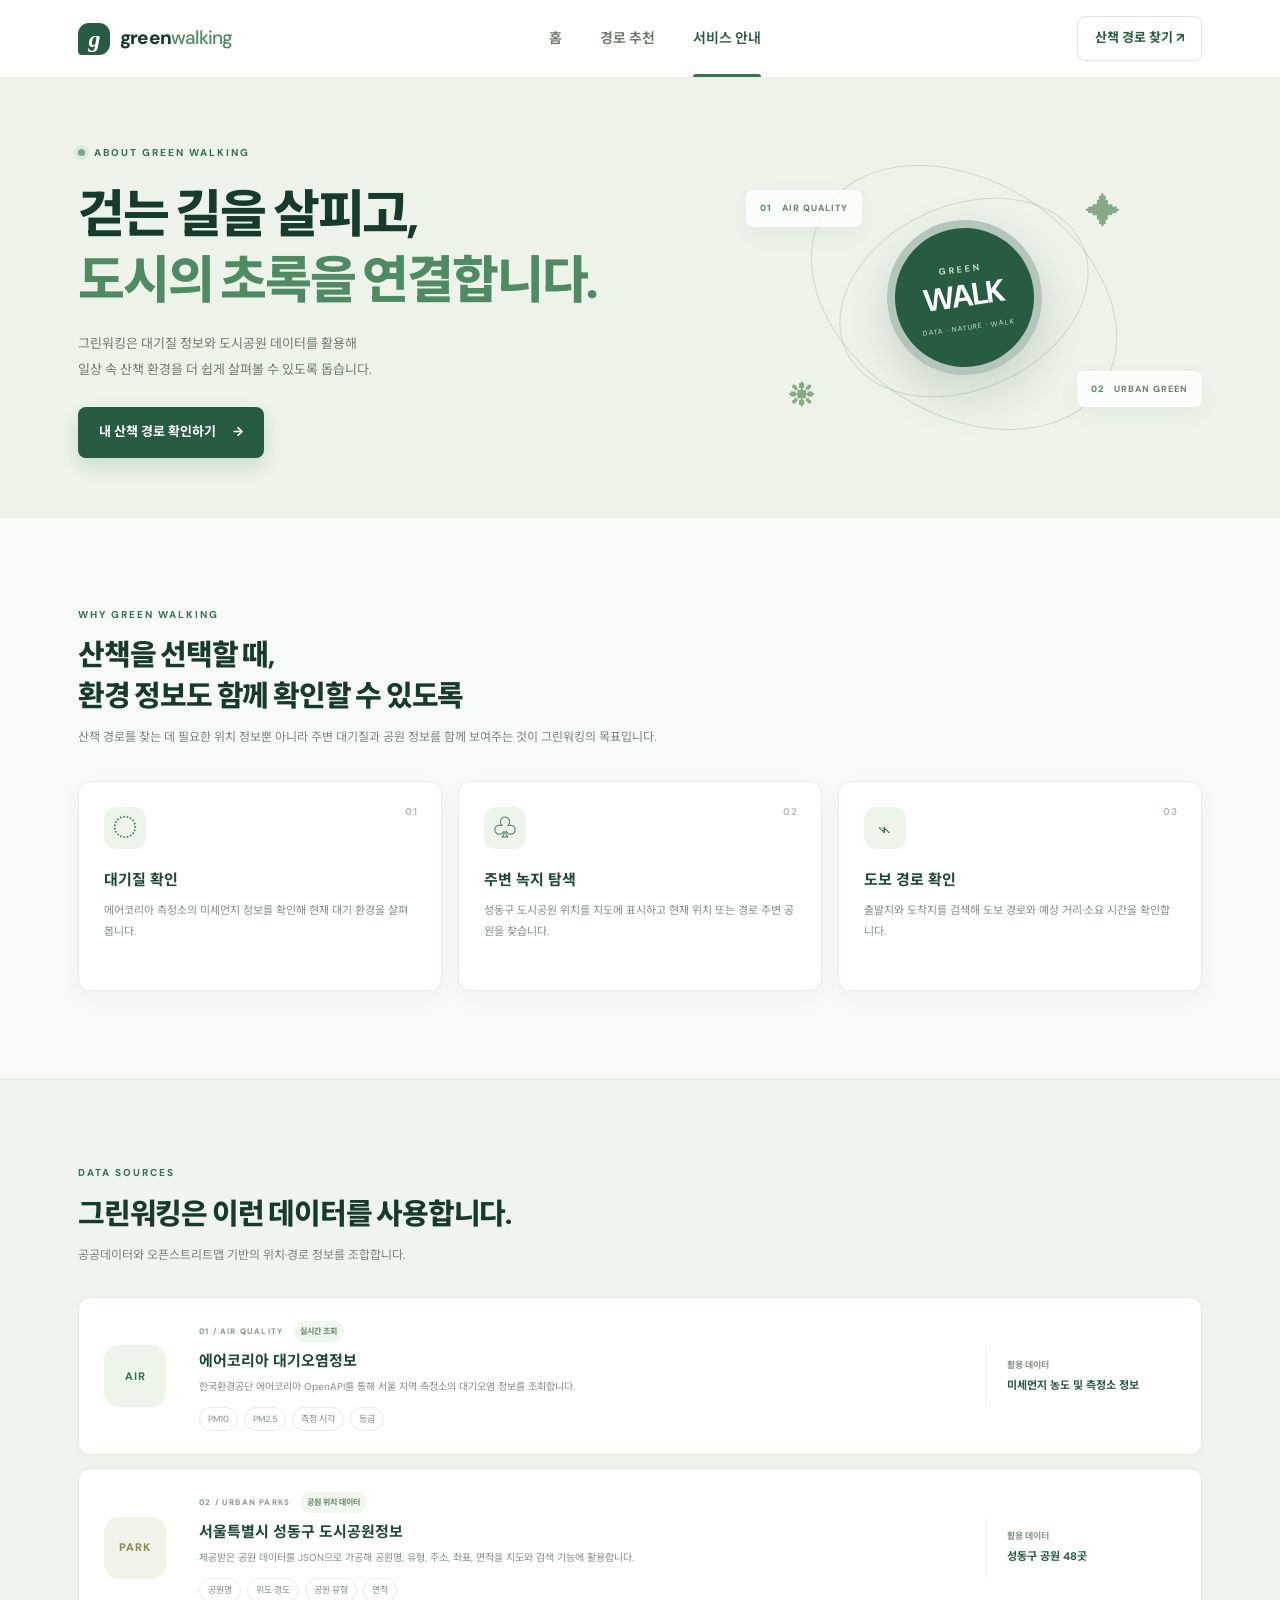
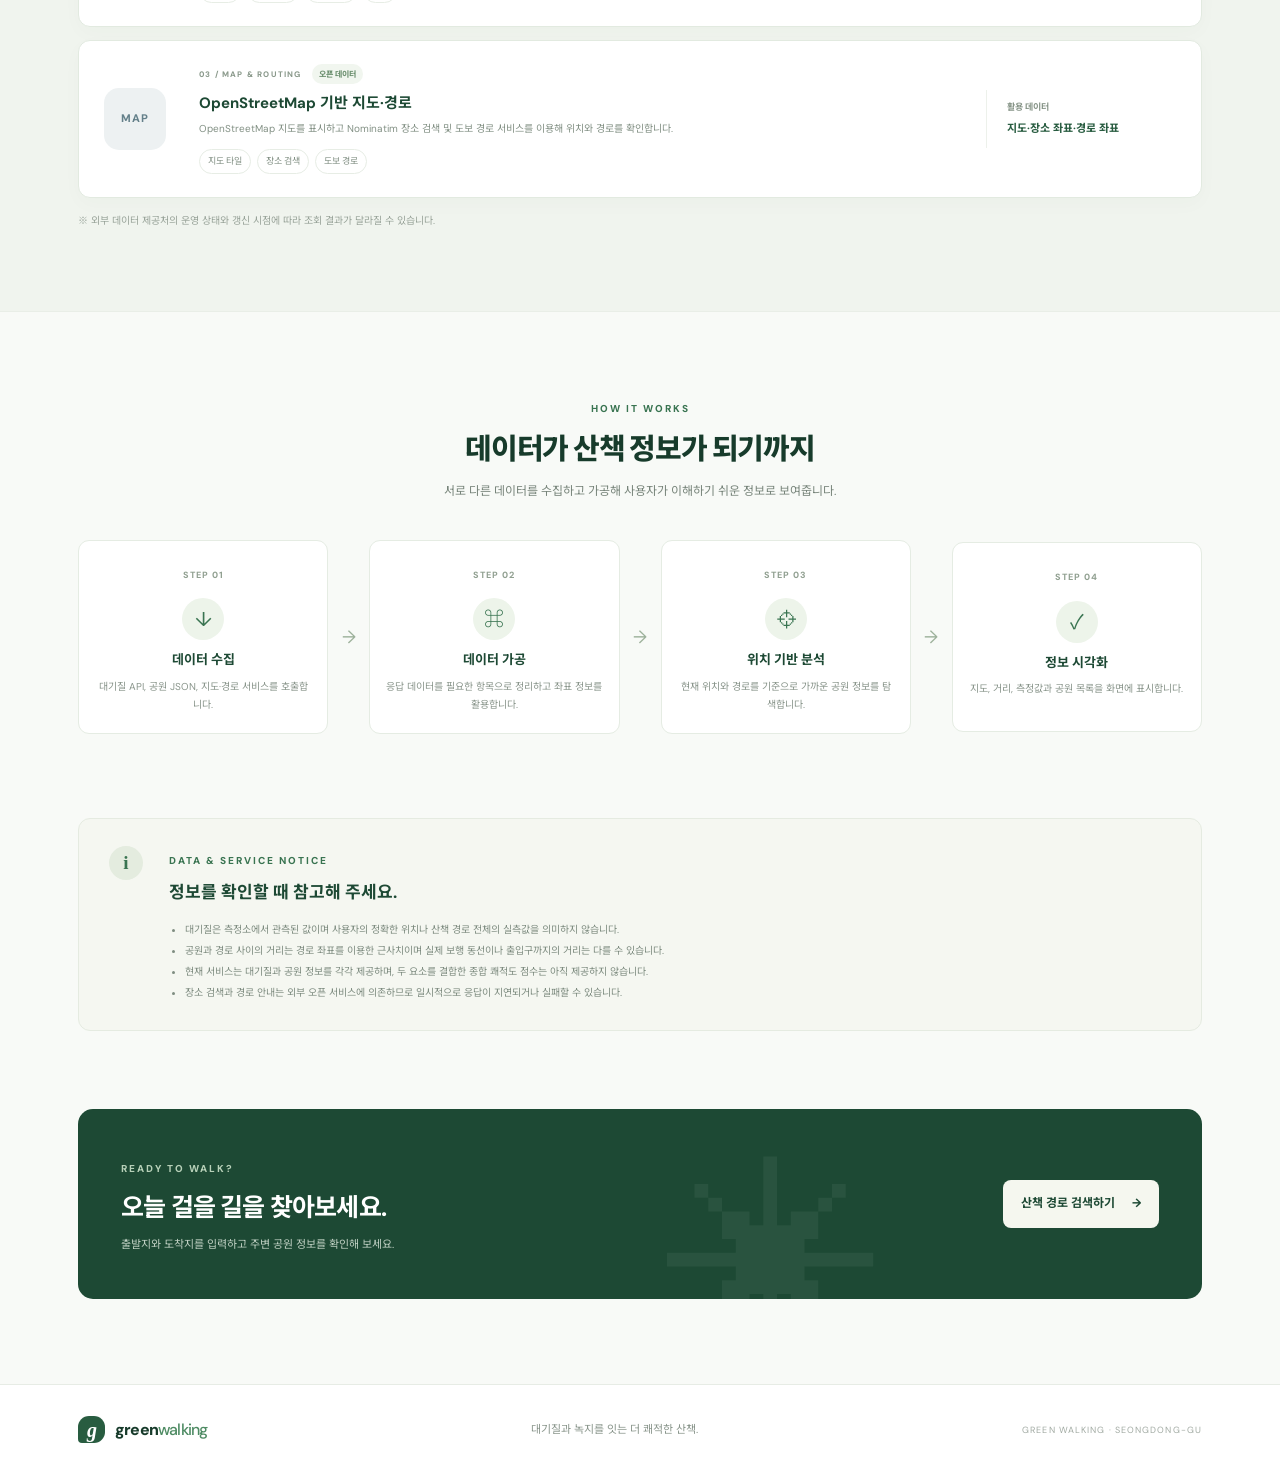
<file: data.html>
<!DOCTYPE html>
<html lang="ko">
<head>
  <meta charset="UTF-8">
  <meta name="viewport" content="width=device-width, initial-scale=1.0">
  <meta name="theme-color" content="#f5f8f3">
  <meta name="description" content="그린워킹이 활용하는 대기질·도시공원·지도 데이터와 분석 과정을 소개합니다.">
  <title>서비스 안내 | 그린워킹</title>
  <link rel="preconnect" href="https://fonts.googleapis.com">
  <link rel="preconnect" href="https://fonts.gstatic.com" crossorigin>
  <link rel="stylesheet" href="css/style.css">
</head>
<body class="data-page">
  <header class="site-header">
    <div class="header-inner">
      <a class="brand" href="index.html" aria-label="그린워킹 홈">
        <span class="brand-mark" aria-hidden="true">g</span>
        <span>green<span class="brand-light">walking</span></span>
      </a>
      <nav class="main-nav" aria-label="주요 메뉴">
        <a href="index.html">홈</a>
        <a href="route.html">경로 추천</a>
        <a class="active" href="data.html" aria-current="page">서비스 안내</a>
      </nav>
      <a class="header-cta" href="route.html">산책 경로 찾기 <span aria-hidden="true">↗</span></a>
    </div>
  </header>

  <main>
    <section class="data-hero">
      <div class="data-hero-inner">
        <div class="data-hero-copy">
          <span class="eyebrow"><span class="eyebrow-dot"></span> ABOUT GREEN WALKING</span>
          <h1>걷는 길을 살피고,<br><em>도시의 초록을 연결합니다.</em></h1>
          <p>그린워킹은 대기질 정보와 도시공원 데이터를 활용해<br class="desktop-break"> 일상 속 산책 환경을 더 쉽게 살펴볼 수 있도록 돕습니다.</p>
          <a class="primary-button" href="route.html">내 산책 경로 확인하기 <span aria-hidden="true">→</span></a>
        </div>
        <div class="data-hero-art" aria-hidden="true">
          <div class="data-orbit orbit-one"></div><div class="data-orbit orbit-two"></div>
          <div class="data-hero-leaf leaf-a">✦</div><div class="data-hero-leaf leaf-b">❋</div>
          <div class="data-hero-center"><span>GREEN</span><strong>WALK</strong><small>DATA · NATURE · WALK</small></div>
          <div class="data-float data-float-top"><span>01</span> AIR QUALITY</div>
          <div class="data-float data-float-bottom"><span>02</span> URBAN GREEN</div>
        </div>
      </div>
    </section>

    <section class="data-intro content-section">
      <div class="data-section-heading">
        <span class="section-kicker">WHY GREEN WALKING</span>
        <h2>산책을 선택할 때,<br>환경 정보도 함께 확인할 수 있도록</h2>
        <p>산책 경로를 찾는 데 필요한 위치 정보뿐 아니라 주변 대기질과 공원 정보를 함께 보여주는 것이 그린워킹의 목표입니다.</p>
      </div>
      <div class="data-value-grid">
        <article class="data-value-card"><span class="data-card-number">01</span><div class="data-value-icon">◌</div><h3>대기질 확인</h3><p>에어코리아 측정소의 미세먼지 정보를 확인해 현재 대기 환경을 살펴봅니다.</p></article>
        <article class="data-value-card"><span class="data-card-number">02</span><div class="data-value-icon">♧</div><h3>주변 녹지 탐색</h3><p>성동구 도시공원 위치를 지도에 표시하고 현재 위치 또는 경로 주변 공원을 찾습니다.</p></article>
        <article class="data-value-card"><span class="data-card-number">03</span><div class="data-value-icon">⌁</div><h3>도보 경로 확인</h3><p>출발지와 도착지를 검색해 도보 경로와 예상 거리·소요 시간을 확인합니다.</p></article>
      </div>
    </section>

    <section class="data-sources-band">
      <div class="content-section data-sources">
        <div class="data-section-heading">
          <span class="section-kicker">DATA SOURCES</span>
          <h2>그린워킹은 이런 데이터를 사용합니다.</h2>
          <p>공공데이터와 오픈스트리트맵 기반의 위치·경로 정보를 조합합니다.</p>
        </div>
        <div class="data-source-list">
          <article class="data-source-card">
            <div class="source-icon source-air">AIR</div>
            <div class="source-main"><div class="source-topline"><span>01 / AIR QUALITY</span><span class="source-tag">실시간 조회</span></div><h3>에어코리아 대기오염정보</h3><p>한국환경공단 에어코리아 OpenAPI를 통해 서울 지역 측정소의 대기오염 정보를 조회합니다.</p><div class="source-chips"><span>PM10</span><span>PM2.5</span><span>측정 시각</span><span>등급</span></div></div>
            <div class="source-detail"><strong>활용 데이터</strong><span>미세먼지 농도 및 측정소 정보</span></div>
          </article>
          <article class="data-source-card">
            <div class="source-icon source-park">PARK</div>
            <div class="source-main"><div class="source-topline"><span>02 / URBAN PARKS</span><span class="source-tag">공원 위치 데이터</span></div><h3>서울특별시 성동구 도시공원정보</h3><p>제공받은 공원 데이터를 JSON으로 가공해 공원명, 유형, 주소, 좌표, 면적을 지도와 검색 기능에 활용합니다.</p><div class="source-chips"><span>공원명</span><span>위도·경도</span><span>공원 유형</span><span>면적</span></div></div>
            <div class="source-detail"><strong>활용 데이터</strong><span>성동구 공원 48곳</span></div>
          </article>
          <article class="data-source-card">
            <div class="source-icon source-map">MAP</div>
            <div class="source-main"><div class="source-topline"><span>03 / MAP & ROUTING</span><span class="source-tag">오픈 데이터</span></div><h3>OpenStreetMap 기반 지도·경로</h3><p>OpenStreetMap 지도를 표시하고 Nominatim 장소 검색 및 도보 경로 서비스를 이용해 위치와 경로를 확인합니다.</p><div class="source-chips"><span>지도 타일</span><span>장소 검색</span><span>도보 경로</span></div></div>
            <div class="source-detail"><strong>활용 데이터</strong><span>지도·장소 좌표·경로 좌표</span></div>
          </article>
        </div>
        <p class="data-source-note">※ 외부 데이터 제공처의 운영 상태와 갱신 시점에 따라 조회 결과가 달라질 수 있습니다.</p>
      </div>
    </section>

    <section class="content-section data-process">
      <div class="data-section-heading centered-heading">
        <span class="section-kicker">HOW IT WORKS</span>
        <h2>데이터가 산책 정보가 되기까지</h2>
        <p>서로 다른 데이터를 수집하고 가공해 사용자가 이해하기 쉬운 정보로 보여줍니다.</p>
      </div>
      <div class="process-flow">
        <article class="process-step"><span>STEP 01</span><div class="process-icon">↓</div><h3>데이터 수집</h3><p>대기질 API, 공원 JSON, 지도·경로 서비스를 호출합니다.</p></article>
        <div class="process-connector" aria-hidden="true">→</div>
        <article class="process-step"><span>STEP 02</span><div class="process-icon">⌘</div><h3>데이터 가공</h3><p>응답 데이터를 필요한 항목으로 정리하고 좌표 정보를 활용합니다.</p></article>
        <div class="process-connector" aria-hidden="true">→</div>
        <article class="process-step"><span>STEP 03</span><div class="process-icon">⌖</div><h3>위치 기반 분석</h3><p>현재 위치와 경로를 기준으로 가까운 공원 정보를 탐색합니다.</p></article>
        <div class="process-connector" aria-hidden="true">→</div>
        <article class="process-step"><span>STEP 04</span><div class="process-icon">✓</div><h3>정보 시각화</h3><p>지도, 거리, 측정값과 공원 목록을 화면에 표시합니다.</p></article>
      </div>
    </section>

    <section class="content-section data-notice-wrap">
      <div class="data-notice">
        <div class="notice-symbol">i</div>
        <div><span class="section-kicker">DATA & SERVICE NOTICE</span><h2>정보를 확인할 때 참고해 주세요.</h2><ul><li>대기질은 측정소에서 관측된 값이며 사용자의 정확한 위치나 산책 경로 전체의 실측값을 의미하지 않습니다.</li><li>공원과 경로 사이의 거리는 경로 좌표를 이용한 근사치이며 실제 보행 동선이나 출입구까지의 거리는 다를 수 있습니다.</li><li>현재 서비스는 대기질과 공원 정보를 각각 제공하며, 두 요소를 결합한 종합 쾌적도 점수는 아직 제공하지 않습니다.</li><li>장소 검색과 경로 안내는 외부 오픈 서비스에 의존하므로 일시적으로 응답이 지연되거나 실패할 수 있습니다.</li></ul></div>
      </div>
    </section>

    <section class="content-section data-cta-wrap">
      <div class="data-cta"><div><span class="section-kicker">READY TO WALK?</span><h2>오늘 걸을 길을 찾아보세요.</h2><p>출발지와 도착지를 입력하고 주변 공원 정보를 확인해 보세요.</p></div><a class="banner-button" href="route.html">산책 경로 검색하기 <span aria-hidden="true">→</span></a><span class="data-cta-decoration" aria-hidden="true">✳</span></div>
    </section>
  </main>

  <footer class="site-footer"><div class="footer-inner"><a class="brand footer-brand" href="index.html"><span class="brand-mark">g</span><span>green<span class="brand-light">walking</span></span></a><p>대기질과 녹지를 잇는 더 쾌적한 산책.</p><span>GREEN WALKING · SEONGDONG-GU</span></div></footer>
</body>
</html>
</file>
<file: css/style.css>
@import url('https://fonts.googleapis.com/css2?family=DM+Sans:wght@400;500;600;700&family=Noto+Sans+KR:wght@400;500;600;700;800&display=swap');

:root {
  --green-950: #173b2b;
  --green-900: #1d4934;
  --green-800: #285c40;
  --green-700: #397451;
  --green-600: #4e8b63;
  --green-100: #e8f0e7;
  --green-50: #f3f7f1;
  --ink: #25352b;
  --muted: #77847a;
  --line: #e7ece5;
  --paper: #ffffff;
  --page: #f8faf7;
  --shadow: 0 16px 45px rgba(31, 64, 43, .07);
}

* { margin: 0; padding: 0; box-sizing: border-box; }
html { scroll-behavior: smooth; }
body { font-family: 'DM Sans', 'Noto Sans KR', sans-serif; color: var(--ink); background: var(--page); line-height: 1.6; -webkit-font-smoothing: antialiased; }
a { color: inherit; }
button { font: inherit; }

.site-header { height: 78px; background: rgba(255,255,255,.94); border-bottom: 1px solid rgba(225,233,224,.8); position: relative; z-index: 1000; }
.header-inner { max-width: 1180px; height: 100%; margin: 0 auto; padding: 0 28px; display: flex; align-items: center; justify-content: space-between; }
.brand { display: inline-flex; align-items: center; gap: 10px; color: var(--green-950); font-size: 19px; font-weight: 800; letter-spacing: -.8px; text-decoration: none; }
.brand-mark { width: 32px; height: 32px; display: grid; place-items: center; border-radius: 11px 11px 11px 4px; background: var(--green-800); color: white; font-family: Georgia, serif; font-size: 24px; font-style: italic; line-height: 1; }
.brand-light { color: var(--green-600); font-weight: 500; }
.main-nav { display: flex; align-items: center; gap: 38px; height: 100%; }
.main-nav a { height: 100%; display: inline-flex; align-items: center; position: relative; text-decoration: none; color: #68756b; font-size: 14px; font-weight: 600; transition: color .2s; }
.main-nav a:hover, .main-nav a.active { color: var(--green-800); }
.main-nav a.active::after { content: ''; position: absolute; bottom: 0; left: 0; right: 0; height: 3px; border-radius: 3px 3px 0 0; background: var(--green-700); }
.header-cta { padding: 11px 17px; border: 1px solid #dce7dc; border-radius: 8px; color: var(--green-800); text-decoration: none; font-size: 13px; font-weight: 700; transition: .2s; }
.header-cta:hover { background: var(--green-800); color: white; border-color: var(--green-800); }

.hero-section { background: #edf3e9; overflow: hidden; position: relative; }
.hero-inner { max-width: 1180px; min-height: 470px; margin: 0 auto; padding: 68px 28px 58px; display: grid; grid-template-columns: 1fr .95fr; align-items: center; gap: 45px; }
.hero-copy { position: relative; z-index: 2; padding: 8px 0; }
.eyebrow, .section-kicker { display: inline-flex; align-items: center; gap: 9px; color: var(--green-700); font-size: 10px; font-weight: 800; letter-spacing: 2px; }
.eyebrow-dot, .live-label span { width: 7px; height: 7px; display: inline-block; border-radius: 50%; background: #78a77d; box-shadow: 0 0 0 4px rgba(120,167,125,.13); }
.hero-copy h1 { margin-top: 22px; color: var(--green-950); font-size: clamp(38px, 4.5vw, 58px); font-weight: 800; letter-spacing: -2.8px; line-height: 1.23; }
.hero-copy h1 em { color: var(--green-600); font-style: normal; }
.hero-copy > p { margin-top: 19px; color: #6d7d70; font-size: 15px; line-height: 1.9; }
.primary-button, .secondary-button, .banner-button { display: inline-flex; align-items: center; justify-content: center; gap: 17px; text-decoration: none; border: 0; cursor: pointer; font-weight: 700; transition: transform .2s, background .2s, box-shadow .2s; }
.primary-button { margin-top: 29px; padding: 15px 21px; border-radius: 8px; background: var(--green-800); color: white; font-size: 13px; box-shadow: 0 8px 18px rgba(40,92,64,.16); }
.primary-button:hover, .banner-button:hover { transform: translateY(-2px); background: var(--green-950); }
.hero-note { margin-top: 22px; color: #89958a; font-size: 11px; }
.hero-note span { margin-right: 5px; color: var(--green-600); }

/* CSS illustration: keeps the hero visual lightweight and dependency-free. */
.hero-art { height: 330px; position: relative; overflow: hidden; border-radius: 48% 48% 18px 18px; background: linear-gradient(145deg, #dbe9d8, #f4f5e9 72%); }
.art-sun { position: absolute; width: 92px; height: 92px; right: 15%; top: 12%; border-radius: 50%; background: #f4dca4; opacity: .9; }
.art-hill { position: absolute; width: 125%; height: 62%; left: -12%; bottom: -22%; border-radius: 50% 50% 0 0; }
.hill-back { background: #a9c6a7; transform: rotate(-8deg); bottom: -18%; }
.hill-front { background: #6f9d78; transform: rotate(9deg); bottom: -34%; }
.art-path { position: absolute; width: 31%; height: 75%; left: 42%; bottom: -32%; border-radius: 50% 50% 0 0; background: #e8dfc8; transform: rotate(15deg); box-shadow: inset 8px 0 rgba(255,255,255,.25); }
.art-tree { position: absolute; bottom: 23%; width: 42px; height: 105px; }
.art-tree i { position: absolute; bottom: 0; left: 18px; width: 8px; height: 48px; border-radius: 5px; background: #795f45; }
.art-tree b { position: absolute; left: 0; top: 0; width: 43px; height: 57px; border-radius: 50% 50% 45% 45%; background: #477e58; box-shadow: 12px 13px 0 -5px #60946a, -10px 18px 0 -6px #679a6e; }
.tree-one { left: 12%; bottom: 20%; transform: scale(.85); }
.tree-two { right: 12%; bottom: 27%; transform: scale(1.1); }
.tree-three { right: 32%; bottom: 14%; transform: scale(.63); }
.art-person { position: absolute; left: 49%; bottom: 22%; width: 35px; height: 83px; transform: rotate(8deg); }
.art-person span { position: absolute; top: 0; left: 10px; width: 17px; height: 17px; border-radius: 50%; background: #d6a47c; }
.art-person i { position: absolute; top: 17px; left: 7px; width: 24px; height: 36px; border-radius: 10px 10px 5px 5px; background: #f3f0df; }
.art-person b { position: absolute; top: 47px; left: 11px; width: 7px; height: 34px; border-radius: 5px; background: #365b46; box-shadow: 13px -2px 0 #365b46; }
.art-label { position: absolute; left: 24px; top: 23px; display: flex; flex-direction: column; padding: 10px 14px; border: 1px solid rgba(255,255,255,.7); border-radius: 10px; background: rgba(255,255,255,.72); backdrop-filter: blur(8px); }
.art-label span { color: #778b76; font-size: 10px; }
.art-label strong { color: var(--green-900); font-size: 13px; }
.hero-bottom-line { max-width: 1180px; margin: 0 auto; padding: 0 28px 17px; display: flex; gap: 20px; color: #91a092; font-size: 9px; font-weight: 700; letter-spacing: 1.4px; }
.hero-bottom-line span:first-child { color: var(--green-700); }

.content-section { max-width: 1180px; margin: 0 auto; padding-left: 28px; padding-right: 28px; }
.air-overview { padding-top: 82px; padding-bottom: 86px; }
.section-heading { display: flex; align-items: flex-end; justify-content: space-between; gap: 20px; margin-bottom: 27px; }
.section-heading h2, .nearby-intro h2 { margin-top: 8px; color: var(--green-950); font-size: 27px; font-weight: 800; letter-spacing: -1.1px; }
.section-heading p, .nearby-intro > p { margin-top: 7px; color: var(--muted); font-size: 13px; }
.live-label { display: inline-flex; align-items: center; gap: 9px; margin-bottom: 5px; padding: 8px 12px; border: 1px solid #e1ebe0; border-radius: 30px; background: white; color: #66816b; font-size: 11px; font-weight: 700; }
.live-label span { width: 6px; height: 6px; box-shadow: none; }
.air-dashboard { min-height: 160px; }
.air-grid { display: grid; grid-template-columns: repeat(2, minmax(0,1fr)); gap: 18px; }
.air-card { position: relative; min-height: 160px; padding: 25px 27px; overflow: hidden; border: 1px solid #e6ede4; border-radius: 13px; background: white; box-shadow: 0 7px 24px rgba(36,68,44,.035); }
.air-card::after { content: ''; position: absolute; right: -25px; bottom: -50px; width: 130px; height: 130px; border-radius: 50%; background: #f0f6ed; }
.air-card h3 { position: relative; z-index: 1; color: #657568; font-size: 13px; font-weight: 700; }
.air-value { position: relative; z-index: 1; margin: 13px 0 9px; color: var(--green-950); font-size: 37px; font-weight: 800; letter-spacing: -1.5px; line-height: 1.2; }
.air-value span { margin-left: 4px; color: #93a095; font-size: 12px; font-weight: 500; letter-spacing: 0; }
.grade { position: relative; z-index: 1; display: inline-flex; padding: 5px 11px; border-radius: 20px; background: #eaf3e8; color: #477a50; font-size: 11px; font-weight: 700; }
.air-time { margin-top: 14px; color: #89958b; font-size: 11px; }
.loading-card { padding: 25px; border: 1px dashed #d9e5d8; border-radius: 12px; color: #879387; background: white; font-size: 13px; }

.map-band { background: #f0f4ee; border-top: 1px solid #e9eee7; border-bottom: 1px solid #e9eee7; }
.map-content { padding-top: 75px; padding-bottom: 75px; }
.map-heading { align-items: flex-end; }
.map-count-pill { display: inline-flex; align-items: center; gap: 9px; max-width: 48%; padding: 10px 14px; border: 1px solid #dfe8dc; border-radius: 8px; background: rgba(255,255,255,.8); color: #63806a; font-size: 11px; font-weight: 700; }
.map-count-icon { font-size: 17px; }
.map-frame { padding: 10px; border: 1px solid #e1e9df; border-radius: 14px; background: white; box-shadow: var(--shadow); }
#park-map { width: 100%; height: 430px; border-radius: 9px; z-index: 1; }
.map-caption { display: flex; align-items: center; gap: 8px; padding: 12px 5px 2px; color: #8a968b; font-size: 10px; }
.map-pin-dot { width: 7px; height: 7px; border-radius: 50%; background: var(--green-600); }
.leaflet-popup-content-wrapper { border-radius: 9px; }
.leaflet-popup-content { font-family: 'Noto Sans KR', sans-serif; font-size: 12px; line-height: 1.8; }

.nearby-section { padding-top: 85px; padding-bottom: 88px; display: grid; grid-template-columns: .8fr 1.2fr; gap: 70px; align-items: center; }
.nearby-intro h2 { font-size: 29px; }
.secondary-button { margin-top: 24px; padding: 13px 18px; border-radius: 8px; background: var(--green-800); color: white; font-size: 12px; box-shadow: 0 7px 16px rgba(40,92,64,.13); }
.secondary-button:hover { background: var(--green-950); transform: translateY(-1px); }
.secondary-button:disabled { opacity: .65; cursor: wait; transform: none; }
.privacy-note { margin-top: 12px !important; color: #9aa49b !important; font-size: 10px !important; }
.nearby-results { min-width: 0; }
.nearby-empty { min-height: 190px; display: flex; flex-direction: column; align-items: center; justify-content: center; padding: 25px; border: 1px dashed #d7e3d5; border-radius: 13px; background: #fff; text-align: center; }
.empty-icon { margin-bottom: 9px; color: #82a487; font-size: 30px; }
.nearby-empty strong { color: var(--green-900); font-size: 14px; }
.nearby-empty p { margin-top: 6px; color: #8a968c; font-size: 11px; }
.nearby-results > h3 { margin-bottom: 12px; color: var(--green-900); font-size: 15px; }
.recommend-card { margin-top: 10px; padding: 16px 18px; border: 1px solid #e5ece3; border-radius: 10px; background: white; box-shadow: 0 5px 18px rgba(36,68,44,.035); }
.recommend-card h4 { margin: 0 0 6px; color: var(--green-900); font-size: 13px; }
.recommend-card p { margin: 4px 0; color: #849087; font-size: 11px; }
.recommend-card strong { color: var(--green-700); }
.distance-notice { margin-top: 10px; color: #929d93; font-size: 10px; }

.route-banner { max-width: 1124px; min-height: 220px; position: relative; overflow: hidden; margin: 0 auto 85px; padding: 42px 52px; display: flex; align-items: center; justify-content: space-between; gap: 30px; border-radius: 16px; background: var(--green-900); color: white; }
.route-banner .section-kicker { color: #b7d0b8; }
.route-banner h2 { margin-top: 10px; font-size: 26px; line-height: 1.35; letter-spacing: -.8px; }
.route-banner p { margin-top: 10px; color: #c0d0c3; font-size: 12px; }
.banner-button { position: relative; z-index: 1; flex-shrink: 0; padding: 14px 18px; border-radius: 8px; background: #f5f7ef; color: var(--green-900); text-decoration: none; font-size: 12px; }
.banner-button:hover { background: white; color: var(--green-950); }
.banner-leaf { position: absolute; right: 27%; bottom: -78px; color: rgba(255,255,255,.055); font-size: 240px; line-height: 1; }

.site-footer { border-top: 1px solid var(--line); background: white; }
.footer-inner { max-width: 1180px; min-height: 90px; margin: 0 auto; padding: 20px 28px; display: flex; align-items: center; justify-content: space-between; gap: 20px; }
.footer-brand { font-size: 16px; }
.footer-brand .brand-mark { width: 27px; height: 27px; font-size: 20px; }
.footer-inner p { color: #89958b; font-size: 11px; }
.footer-inner > span { color: #a1aaa2; font-size: 9px; letter-spacing: 1.1px; }

/* Existing route.html styles retained so the route page keeps its current layout. */
.route-search, .route-map-section, .route-result-section { max-width: 1000px; margin: 40px auto; padding: 30px; background: white; border-radius: 15px; box-shadow: 0 3px 12px rgba(0,0,0,.06); }
.route-inputs { display: flex; gap: 20px; margin: 25px 0; }
.route-inputs > div { flex: 1; }
.route-inputs label { display: block; margin-bottom: 10px; font-weight: bold; }
.route-inputs input { width: 100%; box-sizing: border-box; padding: 14px; border: 1px solid #ddd; border-radius: 8px; font-size: 15px; }
#search-route-btn { padding: 14px 25px; background: #39865a; color: white; border: none; border-radius: 8px; font-size: 16px; cursor: pointer; }
#search-route-btn:hover { background: #286b45; }
#route-map { width: 100%; height: 450px; margin-top: 20px; border-radius: 12px; z-index: 1; }
#route-result { padding: 20px; background: #f5f8f5; border-radius: 10px; line-height: 1.8; }

@media (max-width: 800px) {
  .hero-inner { grid-template-columns: 1fr .8fr; gap: 20px; }
  .hero-art { height: 280px; }
  .nearby-section { gap: 35px; }
  .route-banner { margin-left: 28px; margin-right: 28px; }
}
@media (max-width: 600px) {
  .site-header { height: auto; }
  .header-inner { min-height: 68px; padding: 12px 18px; flex-wrap: wrap; gap: 10px; }
  .brand { font-size: 17px; }
  .brand-mark { width: 29px; height: 29px; }
  .main-nav { order: 3; width: 100%; height: 38px; justify-content: center; gap: 34px; }
  .main-nav a { font-size: 12px; }
  .header-cta { padding: 8px 11px; font-size: 11px; }
  .hero-inner { min-height: auto; padding: 55px 22px 28px; grid-template-columns: 1fr; gap: 30px; }
  .hero-copy h1 { font-size: 39px; letter-spacing: -2px; }
  .hero-copy > p { font-size: 13px; }
  .hero-art { height: 220px; margin: 0 8px; }
  .hero-bottom-line { padding: 0 22px 14px; gap: 12px; font-size: 8px; }
  .content-section { padding-left: 20px; padding-right: 20px; }
  .air-overview, .map-content { padding-top: 58px; padding-bottom: 58px; }
  .section-heading { align-items: flex-start; flex-direction: column; gap: 14px; }
  .section-heading h2, .nearby-intro h2 { font-size: 23px; }
  .section-heading p, .nearby-intro > p { font-size: 12px; }
  .air-grid { grid-template-columns: 1fr; gap: 12px; }
  .air-card { min-height: 140px; padding: 21px; }
  .air-value { font-size: 33px; }
  .map-count-pill { max-width: 100%; font-size: 10px; }
  #park-map { height: 350px; }
  .nearby-section { padding-top: 60px; padding-bottom: 65px; grid-template-columns: 1fr; gap: 25px; }
  .nearby-empty { min-height: 160px; }
  .route-banner { min-height: auto; margin: 0 20px 60px; padding: 30px 25px; align-items: flex-start; flex-direction: column; gap: 22px; }
  .route-banner h2 { font-size: 23px; }
  .banner-leaf { right: -5px; bottom: -65px; font-size: 180px; }
  .footer-inner { padding: 22px 20px; align-items: flex-start; flex-direction: column; gap: 9px; }
  .route-search, .route-map-section, .route-result-section { margin: 20px 12px; padding: 20px; }
  .route-inputs { flex-direction: column; }
  #route-map { height: 350px; }
}

/* Route page redesign: shares the visual system used by index.html. */
.route-hero { background: #edf3e9; overflow: hidden; }
.route-hero-inner { max-width: 1180px; min-height: 300px; margin: 0 auto; padding: 58px 28px 54px; display: flex; align-items: center; justify-content: space-between; gap: 35px; }
.route-hero h1 { margin-top: 17px; color: var(--green-950); font-size: clamp(34px, 4vw, 48px); line-height: 1.25; letter-spacing: -2px; font-weight: 800; }
.route-hero h1 em { color: var(--green-600); font-style: normal; }
.route-hero p { margin-top: 15px; color: #6d7d70; font-size: 14px; line-height: 1.9; }
.route-hero-stamp { width: 180px; height: 180px; flex: 0 0 180px; display: flex; flex-direction: column; align-items: center; justify-content: center; border: 1px solid rgba(255,255,255,.8); border-radius: 50%; background: rgba(255,255,255,.48); color: var(--green-700); transform: rotate(8deg); }
.route-hero-stamp span { font-size: 10px; letter-spacing: 4px; font-weight: 800; }
.route-hero-stamp strong { font-size: 31px; line-height: 1.15; letter-spacing: -1px; }
.route-hero-stamp i { margin-top: 5px; font-size: 23px; font-style: normal; }
.route-content { max-width: 1180px; margin: 0 auto; padding: 0 28px 85px; }
.route-search-card { position: relative; z-index: 2; margin-top: -28px; padding: 30px 34px 27px; border: 1px solid #e5ece3; border-radius: 15px; background: white; box-shadow: var(--shadow); }
.route-card-heading, .route-section-heading { display: flex; align-items: flex-start; justify-content: space-between; gap: 20px; }
.route-card-heading h2, .route-section-heading h2 { margin-top: 7px; color: var(--green-950); font-size: 23px; font-weight: 800; letter-spacing: -.9px; }
.route-card-heading p, .route-section-heading p { margin-top: 5px; color: var(--muted); font-size: 12px; }
.route-step { color: var(--green-700); font-size: 12px; font-weight: 800; letter-spacing: 1px; }
.route-step span { color: #9aa69b; font-weight: 500; letter-spacing: 0; }
.route-inputs { display: grid; grid-template-columns: 1fr 34px 1fr; align-items: end; gap: 17px; margin: 25px 0 20px; }
.route-field label { display: flex; align-items: center; gap: 8px; margin-bottom: 9px; color: #596b5d; font-size: 12px; font-weight: 700; }
.field-dot { width: 9px; height: 9px; display: inline-block; border: 2px solid white; border-radius: 50%; box-shadow: 0 0 0 1px #7b9e7d; }
.start-dot { background: #5a9367; }
.end-dot { background: #d59b63; box-shadow: 0 0 0 1px #d59b63; }
.route-field input { width: 100%; height: 49px; padding: 0 15px; border: 1px solid #e1e9df; border-radius: 8px; outline: none; background: #fbfcfa; color: var(--ink); font: inherit; font-size: 13px; transition: border-color .2s, box-shadow .2s, background .2s; }
.route-field input:focus { border-color: #80a987; background: white; box-shadow: 0 0 0 3px rgba(94,143,101,.1); }
.route-field input::placeholder { color: #a6b0a6; }
.route-direction { display: grid; place-items: center; height: 49px; color: #9baa9a; font-size: 21px; }
.route-search-bottom { display: flex; align-items: center; justify-content: space-between; gap: 18px; padding-top: 17px; border-top: 1px solid #edf1eb; }
.route-search-bottom p { color: #909c91; font-size: 10px; }
.route-search-bottom p span { margin-right: 5px; color: var(--green-600); }
.route-submit { margin-top: 0; padding: 13px 19px; font-size: 12px; }
.route-submit:disabled { opacity: .65; cursor: wait; transform: none; }
.route-map-section { margin-top: 68px; }
.route-section-heading { align-items: flex-end; margin-bottom: 20px; }
.map-live-pill { display: inline-flex; align-items: center; gap: 8px; padding: 8px 11px; border: 1px solid #e1ebe0; border-radius: 30px; background: white; color: #7d8d7e; font-size: 9px; font-weight: 800; letter-spacing: 1px; }
.map-live-pill span { width: 6px; height: 6px; border-radius: 50%; background: #79a77d; }
.route-map-frame { padding: 10px; border: 1px solid #e1e9df; border-radius: 14px; background: white; box-shadow: var(--shadow); }
#route-map { width: 100%; height: 480px; border-radius: 9px; z-index: 1; background: #edf2eb; }
.route-map-caption { display: flex; align-items: center; gap: 19px; padding: 13px 7px 3px; color: #849187; font-size: 10px; }
.route-map-caption span { display: inline-flex; align-items: center; gap: 7px; }
.route-map-caption i { width: 8px; height: 8px; display: inline-block; border-radius: 50%; }
.legend-start { background: #5a9367; }.legend-end { background: #d59b63; }.legend-route { width: 17px !important; height: 3px !important; border-radius: 2px !important; background: #39865a; }
.route-result-section { margin-top: 68px; }
#route-result { min-height: 145px; }
.route-empty-state { min-height: 190px; display: flex; flex-direction: column; align-items: center; justify-content: center; padding: 25px; border: 1px dashed #d7e3d5; border-radius: 13px; background: white; text-align: center; }
.route-empty-icon { margin-bottom: 9px; color: #82a487; font-size: 34px; }
.route-empty-state strong { color: var(--green-900); font-size: 14px; }
.route-empty-state p { margin-top: 6px; color: #8a968c; font-size: 11px; line-height: 1.8; }
.route-loading, .route-error { padding: 22px; border-radius: 11px; background: white; color: #718174; font-size: 13px; }
.route-error { border: 1px solid #f0dfd8; background: #fffaf8; color: #a35e49; }
.route-success-head { display: flex; align-items: center; justify-content: space-between; gap: 15px; margin-bottom: 16px; }
.route-success-head h3 { color: var(--green-900); font-size: 16px; letter-spacing: -.4px; }
.route-success-head span { padding: 6px 10px; border-radius: 30px; background: #eaf3e8; color: #477a50; font-size: 10px; font-weight: 800; }
.route-metrics { display: grid; grid-template-columns: repeat(3, minmax(0,1fr)); gap: 13px; }
.route-metric { min-height: 115px; padding: 19px 20px; border: 1px solid #e6ede4; border-radius: 11px; background: white; }
.route-metric-label { color: #829084; font-size: 11px; font-weight: 600; }
.route-metric-value { display: block; margin-top: 8px; color: var(--green-950); font-size: 25px; font-weight: 800; letter-spacing: -.8px; }
.route-metric small { margin-left: 3px; color: #8c9a8e; font-size: 11px; font-weight: 500; }
.route-places { display: flex; align-items: center; gap: 10px; margin: 15px 0 22px; padding: 13px 16px; border-radius: 9px; background: #f3f7f1; color: #617364; font-size: 11px; }
.route-places strong { color: var(--green-900); }
.route-places .place-arrow { color: #9aaa9a; }
.route-parks-heading { display: flex; align-items: center; justify-content: space-between; gap: 15px; margin: 22px 0 12px; }
.route-parks-heading h4 { color: var(--green-900); font-size: 14px; }
.route-parks-heading span { color: #879488; font-size: 10px; }
.route-park-list { display: grid; grid-template-columns: repeat(2, minmax(0,1fr)); gap: 10px; }
.route-park-card { display: flex; align-items: center; justify-content: space-between; gap: 12px; padding: 15px 16px; border: 1px solid #e5ece3; border-radius: 10px; background: white; }
.route-park-card strong { display: block; color: var(--green-900); font-size: 12px; }
.route-park-card p { margin-top: 4px; color: #8b978c; font-size: 10px; }
.route-park-distance { flex-shrink: 0; color: var(--green-700); font-size: 12px; font-weight: 800; }
.route-no-parks { padding: 17px; border-radius: 9px; background: #f6f8f5; color: #839084; font-size: 11px; }
.route-analysis-note { margin-top: 14px; color: #9aa49b; font-size: 10px; line-height: 1.7; }
.route-page .leaflet-popup-content-wrapper { border-radius: 9px; }
.route-page .leaflet-popup-content { font-family: 'Noto Sans KR', sans-serif; font-size: 12px; line-height: 1.8; }

@media (max-width: 800px) {
  .route-content { padding-left: 22px; padding-right: 22px; }
  .route-hero-inner { min-height: 270px; }
  #route-map { height: 420px; }
}
@media (max-width: 600px) {
  .route-hero-inner { min-height: auto; padding: 48px 22px 55px; }
  .route-hero h1 { font-size: 35px; letter-spacing: -1.8px; }
  .route-hero p { font-size: 12px; }
  .route-hero-stamp { width: 105px; height: 105px; flex-basis: 105px; }
  .route-hero-stamp span { font-size: 7px; letter-spacing: 2px; }
  .route-hero-stamp strong { font-size: 20px; }
  .route-hero-stamp i { font-size: 15px; }
  .route-content { padding: 0 18px 60px; }
  .route-search-card { margin-top: -22px; padding: 23px 19px 20px; }
  .route-card-heading h2, .route-section-heading h2 { font-size: 20px; }
  .route-inputs { grid-template-columns: 1fr; gap: 12px; margin: 21px 0 17px; }
  .route-direction { display: none; }
  .route-search-bottom { align-items: stretch; flex-direction: column; }
  .route-submit { width: 100%; }
  .route-map-section, .route-result-section { margin-top: 52px; }
  .route-section-heading { align-items: flex-start; }
  .map-live-pill { display: none; }
  #route-map { height: 350px; }
  .route-map-caption { flex-wrap: wrap; gap: 10px 15px; }
  .route-metrics { grid-template-columns: 1fr; gap: 9px; }
  .route-metric { min-height: auto; padding: 14px 16px; }
  .route-metric-value { margin-top: 3px; font-size: 22px; }
  .route-park-list { grid-template-columns: 1fr; }
  .route-success-head { align-items: flex-start; flex-direction: column; }
  .route-places { flex-wrap: wrap; }
  .desktop-break { display: none; }
}

/* Data / service information page. */
.data-hero { background: #edf3e9; overflow: hidden; }
.data-hero-inner { max-width: 1180px; min-height: 390px; margin: 0 auto; padding: 60px 28px; display: grid; grid-template-columns: 1fr .8fr; align-items: center; gap: 55px; }
.data-hero-copy h1 { margin-top: 18px; color: var(--green-950); font-size: clamp(35px, 4.1vw, 51px); line-height: 1.3; letter-spacing: -2.2px; font-weight: 800; }
.data-hero-copy h1 em { color: var(--green-600); font-style: normal; }
.data-hero-copy > p { margin-top: 17px; color: #6d7d70; font-size: 13px; line-height: 1.95; }
.data-hero-copy .primary-button { margin-top: 25px; }
.data-hero-art { height: 275px; position: relative; display: grid; place-items: center; }
.data-orbit { position: absolute; border: 1px solid rgba(91,133,94,.22); border-radius: 50%; transform: rotate(-24deg); }
.orbit-one { width: 260px; height: 185px; }.orbit-two { width: 330px; height: 235px; transform: rotate(32deg); }
.data-hero-center { width: 155px; height: 155px; display: flex; flex-direction: column; align-items: center; justify-content: center; border: 8px solid rgba(255,255,255,.65); border-radius: 50%; background: var(--green-800); color: white; box-shadow: 0 18px 45px rgba(36,84,49,.18); transform: rotate(-8deg); }
.data-hero-center span { font-size: 9px; font-weight: 700; letter-spacing: 3px; color: #c8ddc7; }.data-hero-center strong { font-size: 31px; line-height: 1.2; letter-spacing: -1px; }.data-hero-center small { margin-top: 8px; font-size: 7px; letter-spacing: 1px; color: #d3e2d0; }
.data-hero-leaf { position: absolute; color: #86a987; font-size: 35px; }.leaf-a { top: 24px; right: 17%; }.leaf-b { bottom: 18px; left: 13%; font-size: 27px; }
.data-float { position: absolute; padding: 10px 13px; border: 1px solid rgba(255,255,255,.9); border-radius: 8px; background: rgba(255,255,255,.78); color: #6e806f; font-size: 9px; font-weight: 800; letter-spacing: 1px; box-shadow: 0 8px 22px rgba(38,72,44,.05); }.data-float span { margin-right: 7px; color: var(--green-600); }.data-float-top { top: 30px; left: 4%; }.data-float-bottom { right: 0; bottom: 28px; }
.data-intro { padding-top: 82px; padding-bottom: 88px; }
.data-section-heading h2 { margin-top: 10px; color: var(--green-950); font-size: 29px; line-height: 1.4; letter-spacing: -1.2px; font-weight: 800; }
.data-section-heading > p { max-width: 650px; margin-top: 10px; color: var(--muted); font-size: 12px; line-height: 1.9; }
.data-value-grid { display: grid; grid-template-columns: repeat(3,1fr); gap: 16px; margin-top: 32px; }
.data-value-card { position: relative; min-height: 210px; padding: 25px 25px 23px; border: 1px solid #e6ede4; border-radius: 12px; background: white; box-shadow: 0 7px 24px rgba(36,68,44,.035); }
.data-card-number { position: absolute; top: 22px; right: 23px; color: #b3c2b1; font-size: 10px; font-weight: 800; letter-spacing: 1px; }
.data-value-icon { width: 42px; height: 42px; display: grid; place-items: center; border-radius: 12px; background: #edf4ea; color: var(--green-700); font-size: 24px; }
.data-value-card h3 { margin-top: 19px; color: var(--green-900); font-size: 15px; }.data-value-card p { margin-top: 8px; color: #829084; font-size: 11px; line-height: 1.85; }
.data-sources-band { padding: 78px 0 82px; border-top: 1px solid #e9eee7; border-bottom: 1px solid #e9eee7; background: #f0f4ee; }
.data-source-list { display: grid; gap: 13px; margin-top: 30px; }
.data-source-card { display: grid; grid-template-columns: 72px 1fr 190px; align-items: center; gap: 23px; padding: 23px 25px; border: 1px solid #e2eae0; border-radius: 12px; background: white; box-shadow: 0 6px 20px rgba(36,68,44,.025); }
.source-icon { width: 62px; height: 62px; display: grid; place-items: center; border-radius: 15px; background: #edf4ea; color: var(--green-700); font-size: 11px; font-weight: 800; letter-spacing: 1px; }.source-park { background: #f3f2e8; color: #8b8755; }.source-map { background: #edf1f2; color: #64808a; }
.source-topline { display: flex; align-items: center; gap: 10px; color: #8a998b; font-size: 8px; font-weight: 800; letter-spacing: 1.2px; }.source-tag { padding: 4px 7px; border-radius: 20px; background: #f1f6ef; color: #6f9272; font-size: 8px; letter-spacing: 0; }
.source-main h3 { margin-top: 7px; color: var(--green-900); font-size: 15px; }.source-main p { margin-top: 5px; color: #829084; font-size: 10px; line-height: 1.8; }
.source-chips { display: flex; flex-wrap: wrap; gap: 6px; margin-top: 11px; }.source-chips span { padding: 4px 8px; border: 1px solid #e7ede5; border-radius: 20px; color: #829084; font-size: 9px; }
.source-detail { min-height: 58px; padding-left: 20px; display: flex; flex-direction: column; justify-content: center; gap: 5px; border-left: 1px solid #edf1eb; }.source-detail strong { color: #879588; font-size: 9px; }.source-detail span { color: var(--green-800); font-size: 11px; font-weight: 700; }
.data-source-note { margin-top: 15px; color: #98a399; font-size: 10px; }
.data-process { padding-top: 82px; padding-bottom: 84px; }.centered-heading { text-align: center; }.centered-heading > p { margin-left: auto; margin-right: auto; }
.process-flow { display: grid; grid-template-columns: 1fr 25px 1fr 25px 1fr 25px 1fr; align-items: center; gap: 8px; margin-top: 37px; }.process-step { min-height: 190px; padding: 19px 16px; border: 1px solid #e5ece3; border-radius: 11px; background: white; text-align: center; }.process-step > span { color: #91a091; font-size: 9px; font-weight: 800; letter-spacing: 1px; }.process-icon { width: 42px; height: 42px; display: grid; place-items: center; margin: 13px auto 10px; border-radius: 50%; background: #edf4ea; color: var(--green-700); font-size: 20px; }.process-step h3 { color: var(--green-900); font-size: 13px; }.process-step p { margin-top: 7px; color: #89958b; font-size: 10px; line-height: 1.8; }.process-connector { color: #9db19b; text-align: center; font-size: 18px; }
.data-notice-wrap { padding-bottom: 78px; }.data-notice { display: grid; grid-template-columns: 43px 1fr; gap: 17px; padding: 27px 30px; border: 1px solid #e5ebe1; border-radius: 12px; background: #f5f7f1; }.notice-symbol { width: 34px; height: 34px; display: grid; place-items: center; border-radius: 50%; background: #e4ecdf; color: var(--green-700); font-family: Georgia,serif; font-size: 19px; font-weight: 700; }.data-notice h2 { margin-top: 7px; color: var(--green-900); font-size: 17px; }.data-notice ul { margin: 13px 0 0 16px; color: #7e8c80; font-size: 10px; line-height: 2.1; }
.data-cta-wrap { padding-bottom: 85px; }.data-cta { position: relative; min-height: 190px; overflow: hidden; padding: 38px 43px; display: flex; align-items: center; justify-content: space-between; gap: 25px; border-radius: 15px; background: var(--green-900); color: white; }.data-cta .section-kicker { color: #b7d0b8; }.data-cta h2 { margin-top: 8px; font-size: 25px; letter-spacing: -.8px; }.data-cta p { margin-top: 8px; color: #c0d0c3; font-size: 11px; }.data-cta .banner-button { position: relative; z-index: 1; }.data-cta-decoration { position: absolute; right: 28%; bottom: -85px; color: rgba(255,255,255,.055); font-size: 220px; line-height: 1; }

/* 산책 경로 쾌적도 카드 */
.comfort-card {
    margin: 24px 0;
    padding: 24px;
    border: 1px solid #e4ebe2;
    border-radius: 18px;
    background: linear-gradient(145deg, #f4f8f2, #ffffff);
}

.comfort-card-header {
    display: flex;
    align-items: center;
    justify-content: space-between;
    gap: 12px;
}

.comfort-eyebrow {
    display: block;
    margin-bottom: 7px;
    color: #6b8b70;
    font-size: 10px;
    font-weight: 800;
    letter-spacing: 1.3px;
}

.comfort-card-header h4,
.comfort-card > h4 {
    margin: 0;
    color: #253b2d;
    font-size: 19px;
}

.comfort-grade {
    padding: 7px 12px;
    border-radius: 999px;
    font-size: 12px;
    font-weight: 700;
}

.comfort-grade.excellent,
.comfort-grade.good {
    color: #28633e;
    background: #e2f1e4;
}

.comfort-grade.normal {
    color: #80621c;
    background: #f8f0d9;
}

.comfort-grade.caution {
    color: #9a493d;
    background: #f8e8e4;
}

.comfort-score-row {
    display: flex;
    align-items: baseline;
    gap: 7px;
    margin-top: 22px;
}

.comfort-total-score {
    color: #285c40;
    font-size: 48px;
    line-height: 1;
}

.comfort-score-unit {
    color: #7b887d;
    font-size: 13px;
}

.comfort-score-track {
    height: 10px;
    margin: 15px 0 22px;
    overflow: hidden;
    border-radius: 99px;
    background: #e5ece3;
}

.comfort-score-fill {
    height: 100%;
    border-radius: inherit;
    background: linear-gradient(90deg, #79a77b, #397451);
}

.comfort-detail-grid {
    display: grid;
    grid-template-columns: repeat(2, minmax(0, 1fr));
    gap: 12px;
}

.comfort-detail {
    padding: 16px;
    border: 1px solid #e8eee6;
    border-radius: 13px;
    background: #ffffff;
}

.comfort-detail > span {
    display: flex;
    justify-content: space-between;
    color: #68766b;
    font-size: 12px;
}

.comfort-detail > strong {
    display: block;
    margin-top: 9px;
    color: #294b35;
    font-size: 25px;
}

.comfort-detail > strong small {
    margin-left: 3px;
    font-size: 12px;
}

.comfort-detail p {
    margin: 6px 0 0;
    color: #849087;
    font-size: 11px;
    line-height: 1.6;
}

.comfort-method-note {
    margin: 16px 0 0;
    color: #7b887d;
    font-size: 11px;
    line-height: 1.7;
}

@media (max-width: 560px) {
    .comfort-card {
        padding: 18px;
    }

    .comfort-detail-grid {
        grid-template-columns: 1fr;
    }
}

@media (max-width: 800px) { .data-hero-inner { grid-template-columns: 1fr .7fr; gap: 20px; }.data-source-card { grid-template-columns: 62px 1fr; }.source-detail { grid-column: 2; min-height: auto; padding: 10px 0 0; border-left: 0; border-top: 1px solid #edf1eb; }.process-flow { grid-template-columns: 1fr 20px 1fr; }.process-step:nth-of-type(3) { grid-column: 1; }.process-step:nth-of-type(5) { grid-column: 3; }.process-connector:nth-of-type(4) { display: none; } }
@media (max-width: 600px) { .data-hero-inner { min-height: auto; padding: 48px 22px 35px; grid-template-columns: 1fr; gap: 10px; }.data-hero-copy h1 { font-size: 35px; letter-spacing: -1.8px; }.data-hero-copy > p { font-size: 12px; }.data-hero-art { height: 220px; }.data-intro { padding-top: 58px; padding-bottom: 60px; }.data-section-heading h2 { font-size: 23px; }.data-value-grid { grid-template-columns: 1fr; gap: 11px; margin-top: 24px; }.data-value-card { min-height: auto; padding: 21px; }.data-sources-band { padding: 58px 0; }.data-source-card { grid-template-columns: 48px 1fr; gap: 14px; padding: 18px; }.source-icon { width: 46px; height: 46px; border-radius: 12px; font-size: 9px; }.source-main h3 { font-size: 13px; }.source-main p { font-size: 10px; }.source-detail { grid-column: 1 / -1; }.data-process { padding-top: 60px; padding-bottom: 60px; }.process-flow { grid-template-columns: 1fr; gap: 8px; }.process-step { min-height: auto; padding: 17px; }.process-connector { transform: rotate(90deg); }.process-step:nth-of-type(3), .process-step:nth-of-type(5) { grid-column: auto; }.process-connector:nth-of-type(4) { display: block; }.data-notice-wrap { padding-bottom: 60px; }.data-notice { grid-template-columns: 1fr; padding: 22px; }.data-notice ul { font-size: 10px; }.data-cta-wrap { padding-bottom: 60px; }.data-cta { padding: 28px 23px; align-items: flex-start; flex-direction: column; }.data-cta h2 { font-size: 22px; }.data-cta-decoration { right: -5px; bottom: -70px; font-size: 170px; } }
</file>
